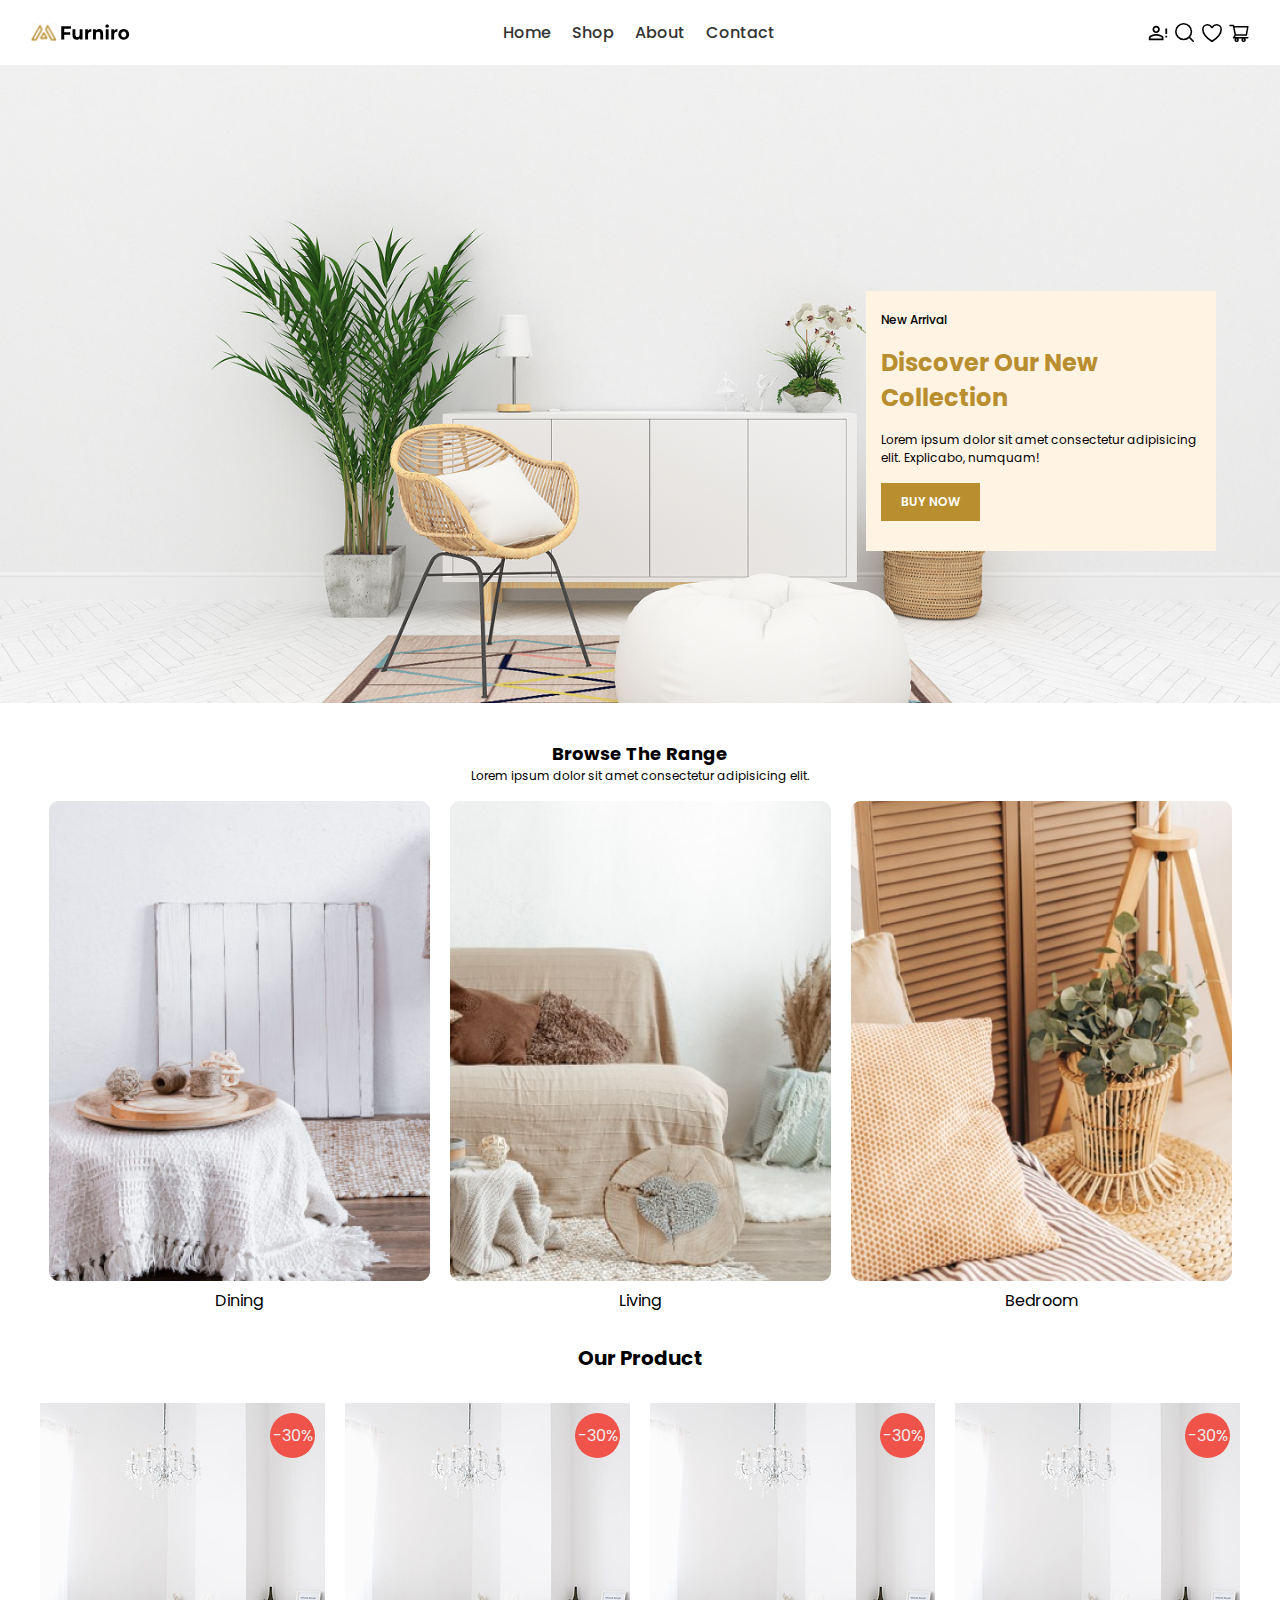
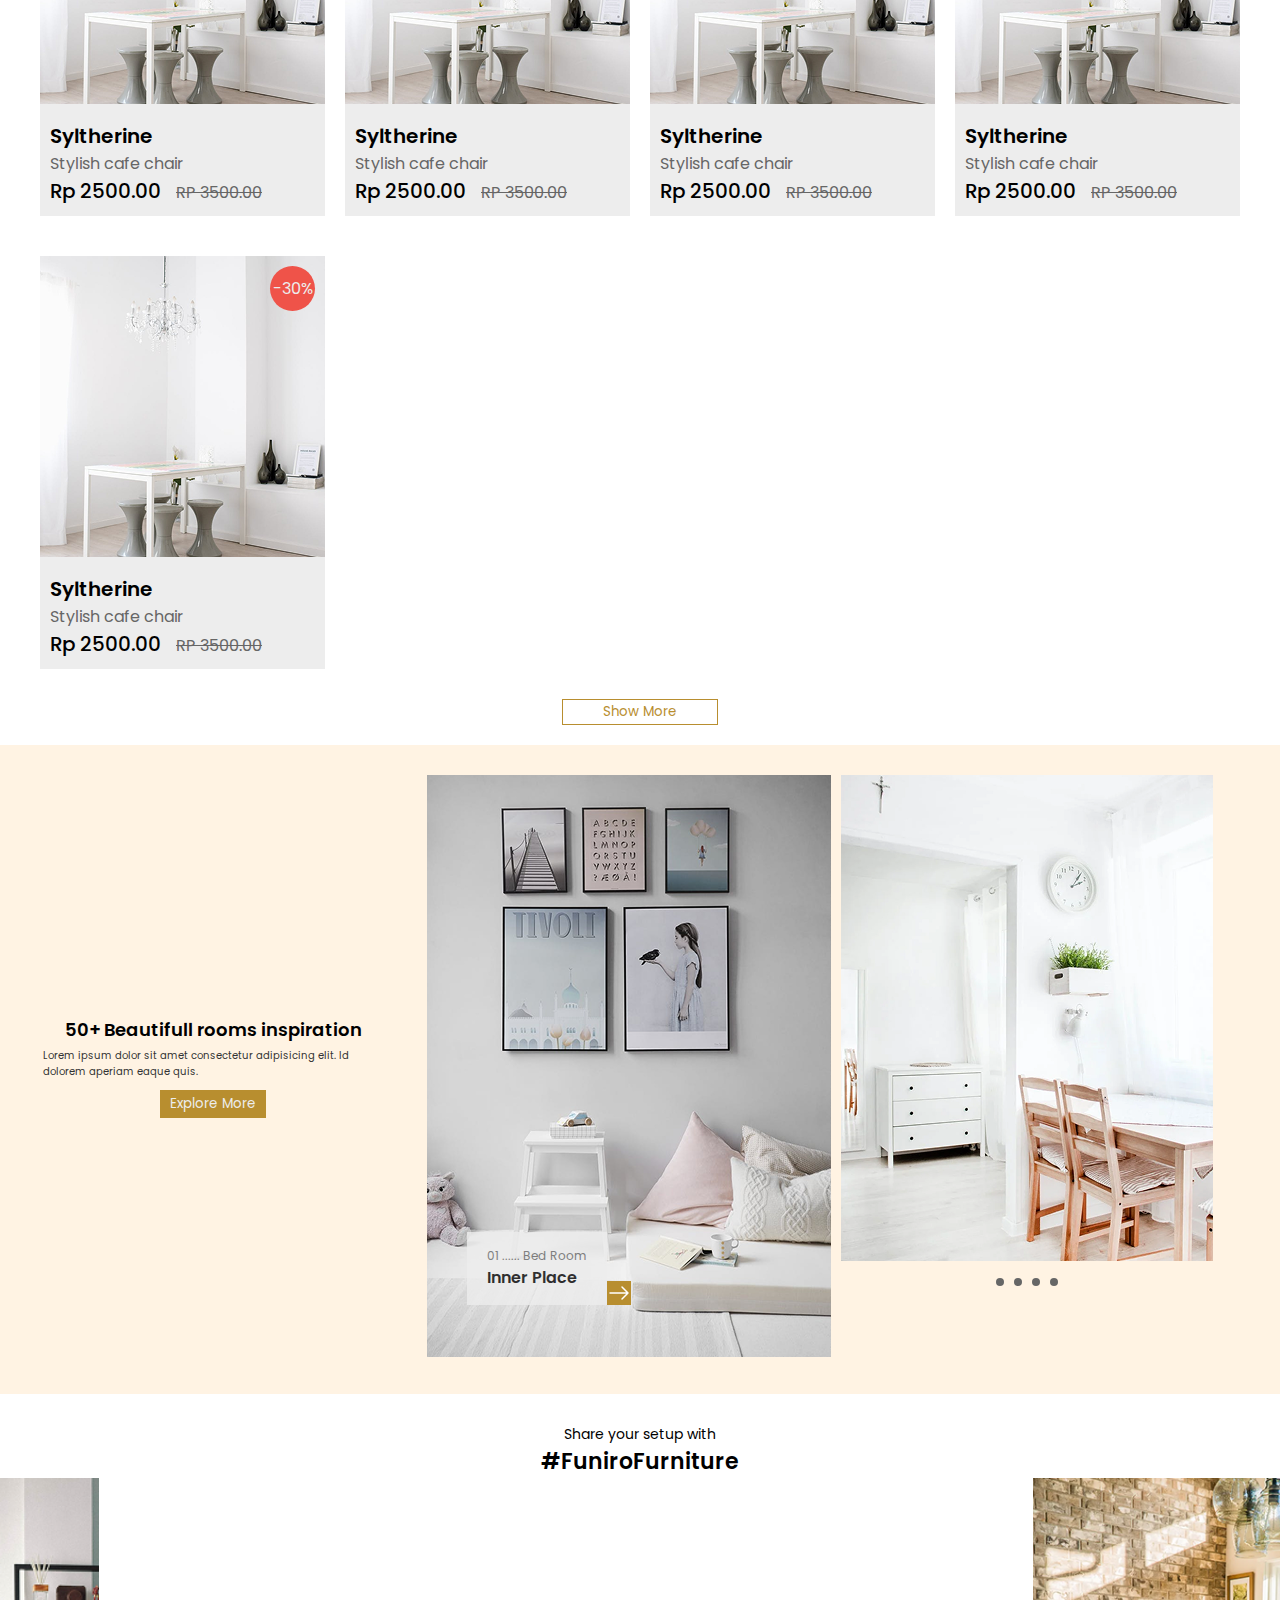
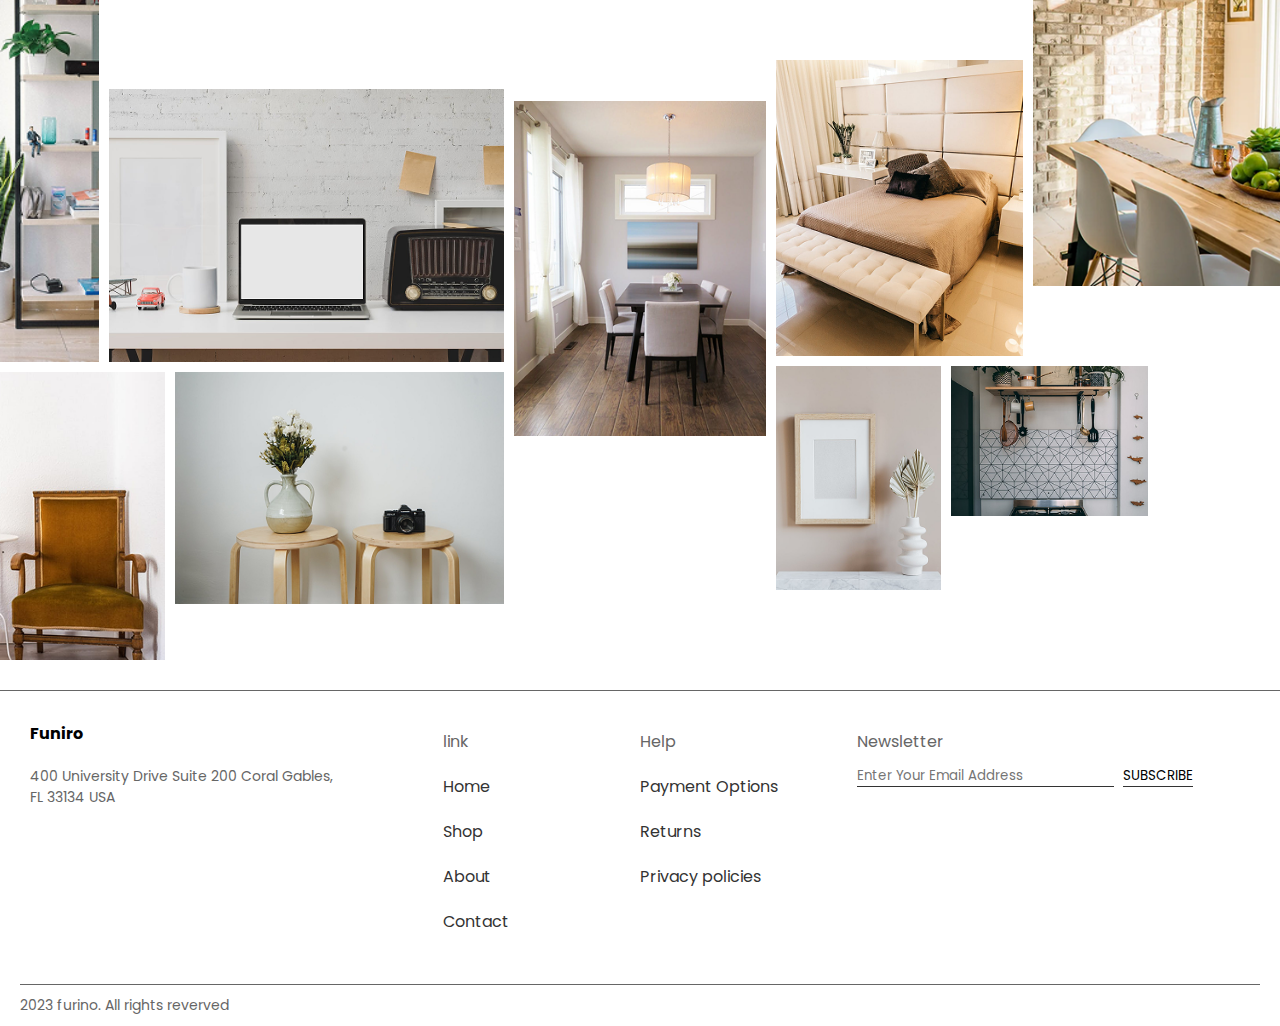
<file: cssProject/index.html>
<!DOCTYPE html>
<html lang="en">
  <head>
    <meta charset="UTF-8" />
    <meta name="viewport" content="width=device-width, initial-scale=1.0" />
    <title>document</title>
    <link rel="stylesheet" href="style.css" />
  </head>
  <body>
    <!-- navbar start -->
    <header>
      <div class="navbar">
        <div class="navbar-logo">
          <a href="/"><img src="./image/icon/logo.svg" alt="logo" /></a>
        </div>
        <div class="navbar-menu">
          <nav>
            <ul class="menu">
              <li class="nav-item"><a class="nav-link" href="#">Home</a></li>
              <li class="nav-item"><a class="nav-link" href="#">Shop</a></li>
              <li class="nav-item"><a class="nav-link" href="#">About</a></li>
              <li class="nav-item">
                <a class="nav-link" href="#">Contact</a>
              </li>
            </ul>
          </nav>
        </div>
        <div class="user-actions">
          <div class="action-icon">
            <img src="./image/icon/profile.svg" alt="profile" />
          </div>
          <div class="action-icon">
            <img src="./image/icon/search.svg" alt="search" />
          </div>
          <div class="action-icon">
            <img src="./image/icon/heart.svg" alt="heart" />
          </div>
          <div class="action-icon">
            <img src="./image/icon/cart.svg" alt="cart" />
          </div>
        </div>
        <div class="hamburger">
          <img src="./image/icon/bar.png" alt="hamburger" />
        </div>
      </div>
    </header>
    <section class="hero-container">
      <div class="">
        <div class="banner-image">
          <img src="./image/hero/banner.png" alt="banner" />
        </div>
        <div class="collection">
          <p class="collection-massage">New Arrival</p>
          <p class="collection-heading">Discover Our New Collection</p>
          <p class="collection-decription">
            Lorem ipsum dolor sit amet consectetur adipisicing elit. Explicabo,
            numquam!
          </p>
          <button class="collection-button">BUY NOW</button>
        </div>
      </div>
    </section>
    <section class="browse-range">
      <div class="range-heading">
        <h2>Browse The Range</h2>
        <p>Lorem ipsum dolor sit amet consectetur adipisicing elit.</p>
      </div>
      <div class="range-content">
        <div class="range">
          <img src="./image/range/dining.png" alt="dining" />
          <p>Dining</p>
        </div>
        <div class="range">
          <img src="./image/range/living.png" alt="living" />
          <p>Living</p>
        </div>
        <div class="range">
          <img src="./image/range/bedroom.png" alt="Bedroom" />
          <p>Bedroom</p>
        </div>
      </div>
    </section>
    <section class="product-container">
      <p class="product-container-heading">Our Product</p>
      <div class="product-cart-area">
        <div class="cart">
          <div class="product-image">
            <img src="./image/product/Images1.png" alt="image" />
          </div>
          <div class="product-description">
            <p class="product-name">Syltherine</p>
            <p class="product-details">Stylish cafe chair</p>
            <p class="product-price">Rp 2500.00 <del>RP 3500.00</del></p>
            <p class="product-discount">-30%</p>
          </div>
          <div class="cart-hover">
            <button class="cart-button">Add to cart</button>
            <div class="product-actions">
              <p><img src="./image/icon/share.svg" alt="" /> Share</p>
              <p><img src="./image/icon/compare.svg" alt="" />Compare</p>
              <p><img src="./image/icon/heartW.svg" alt="" />Like</p>
            </div>
          </div>
        </div>
        <div class="cart">
          <div class="product-image">
            <img src="./image/product/Images1.png" alt="image" />
          </div>
          <div class="product-description">
            <p class="product-name">Syltherine</p>
            <p class="product-details">Stylish cafe chair</p>
            <p class="product-price">Rp 2500.00 <del>RP 3500.00</del></p>
            <p class="product-discount">-30%</p>
          </div>
          <div class="cart-hover">
            <button class="cart-button">Add to cart</button>
            <div class="product-actions">
              <p><img src="./image/icon/share.svg" alt="" /> Share</p>
              <p><img src="./image/icon/compare.svg" alt="" />Compare</p>
              <p><img src="./image/icon/heartW.svg" alt="" />Like</p>
            </div>
          </div>
        </div>
        <div class="cart">
          <div class="product-image">
            <img src="./image/product/Images1.png" alt="image" />
          </div>
          <div class="product-description">
            <p class="product-name">Syltherine</p>
            <p class="product-details">Stylish cafe chair</p>
            <p class="product-price">Rp 2500.00 <del>RP 3500.00</del></p>
            <p class="product-discount">-30%</p>
          </div>
          <div class="cart-hover">
            <button class="cart-button">Add to cart</button>
            <div class="product-actions">
              <p><img src="./image/icon/share.svg" alt="" /> Share</p>
              <p><img src="./image/icon/compare.svg" alt="" />Compare</p>
              <p><img src="./image/icon/heartW.svg" alt="" />Like</p>
            </div>
          </div>
        </div>
        <div class="cart">
          <div class="product-image">
            <img src="./image/product/Images1.png" alt="image" />
          </div>
          <div class="product-description">
            <p class="product-name">Syltherine</p>
            <p class="product-details">Stylish cafe chair</p>
            <p class="product-price">Rp 2500.00 <del>RP 3500.00</del></p>
            <p class="product-discount">-30%</p>
          </div>
          <div class="cart-hover">
            <button class="cart-button">Add to cart</button>
            <div class="product-actions">
              <p><img src="./image/icon/share.svg" alt="" /> Share</p>
              <p><img src="./image/icon/compare.svg" alt="" />Compare</p>
              <p><img src="./image/icon/heartW.svg" alt="" />Like</p>
            </div>
          </div>
        </div>
        <div class="cart">
          <div class="product-image">
            <img src="./image/product/Images1.png" alt="image" />
          </div>
          <div class="product-description">
            <p class="product-name">Syltherine</p>
            <p class="product-details">Stylish cafe chair</p>
            <p class="product-price">Rp 2500.00 <del>RP 3500.00</del></p>
            <p class="product-discount">-30%</p>
          </div>
          <div class="cart-hover">
            <button class="cart-button">Add to cart</button>
            <div class="product-actions">
              <p><img src="./image/icon/share.svg" alt="" /> Share</p>
              <p><img src="./image/icon/compare.svg" alt="" />Compare</p>
              <p><img src="./image/icon/heartW.svg" alt="" />Like</p>
            </div>
          </div>
        </div>
      </div>
      <button class="product-more">Show More</button>
    </section>
    <section class="explore-container">
      <div class="explore-description">
        <p class="exlopre-heading">50+ Beautifull rooms inspiration</p>
        <p class="explore-detail">
          Lorem ipsum dolor sit amet consectetur adipisicing elit. Id dolorem
          aperiam eaque quis.
        </p>
        <button class="exlore-button">Explore More</button>
      </div>
      <div class="explore-room">
        <div class="explore-room-inner">
          <img src="./image/inspiration/bedroom.png" alt="bedroom" />
          <div class="explore-room-inner-action">
            <div class="inner-action-description">
              <p class="inner-action-title">01 ...... Bed Room</p>
              <p class="inner-action-heading">Inner Place</p>
            </div>
            <button class="inner-action-button">
              <img src="./image/icon/arrowR.svg" alt="" />
            </button>
          </div>
        </div>
        <div class="explore-room-image">
          <div class="room-image">
            <img src="./image/inspiration/dining.png" alt="dining" />
          </div>
          <div class="room-image-action">
            <span class="span"></span>
            <span class="span"></span>
            <span class="span"></span>
            <span class="span"></span>
          </div>
        </div>
      </div>
    </section>
    <section class="share-setup">
      <div class="setup-header">
        <p class="setup-title">Share your setup with</p>
        <p class="setup-heading">#FuniroFurniture</p>
      </div>
      <div class="share-setup-image">
        <div class="setup-image-col-one">
          <div class="col-one-row-one">
            <img src="./image/setup/image1.png" alt="" />
            <img src="./image/setup/image2.png" alt="" />
          </div>
          <div class="col-one-row-two">
            <img src="./image/setup/image3.png" alt="" />
            <img src="./image/setup/image4.png" alt="" />
          </div>
        </div>
        <div class="setup-image-col-two">
          <img src="./image/setup/image5.png" alt="" />
        </div>
        <div class="setup-image-col-three">
          <div class="col-three-row-one">
            <img src="./image/setup/image6.png" alt="" />
            <img src="./image/setup/image7.png" alt="" />
          </div>
          <div class="col-three-row-two">
            <img src="./image/setup/image8.png" alt="" />
            <img src="./image/setup/image9.png" alt="" />
          </div>
        </div>
      </div>
    </section>
    <footer>
      <div class="footer-area">
        <div class="company-address">
          <p class="company-name">Funiro</p>
          <p class="company-location">
            400 University Drive Suite 200 Coral Gables, <br />
            FL 33134 USA
          </p>
        </div>
        <div class="footer-link-area">
          <div class="footer-link">
            <ul>
              <li class="footer-heading">link</li>
              <li class="footer-item">
                <a class="footer-link" href="#">Home</a>
              </li>
              <li class="footer-item">
                <a class="footer-link" href="#">Shop</a>
              </li>
              <li class="footer-item">
                <a class="footer-link" href="#">About</a>
              </li>
              <li class="footer-item">
                <a class="footer-link" href="#">Contact</a>
              </li>
            </ul>
          </div>
          <div class="footer-help-service">
            <ul>
              <li class="footer-heading">Help</li>
              <li class="footer-item">
                <a class="footer-link" href="#">Payment Options</a>
              </li>
              <li class="footer-item">
                <a class="footer-link" href="#">Returns</a>
              </li>
              <li class="footer-item">
                <a class="footer-link" href="#">Privacy policies</a>
              </li>
            </ul>
          </div>
        </div>
        <div class="footer-news-letter">
          <p class="footer-heading">Newsletter</p>
          <div class="news-letter-action">
            <input
              type="email"
              name=""
              id=""
              placeholder="Enter Your Email Address"
            />
            <button type="submit">SUBSCRIBE</button>
          </div>
        </div>
      </div>
      <div class="copywrite">2023 furino. All rights reverved</div>
    </footer>
  </body>
</html>
</file>
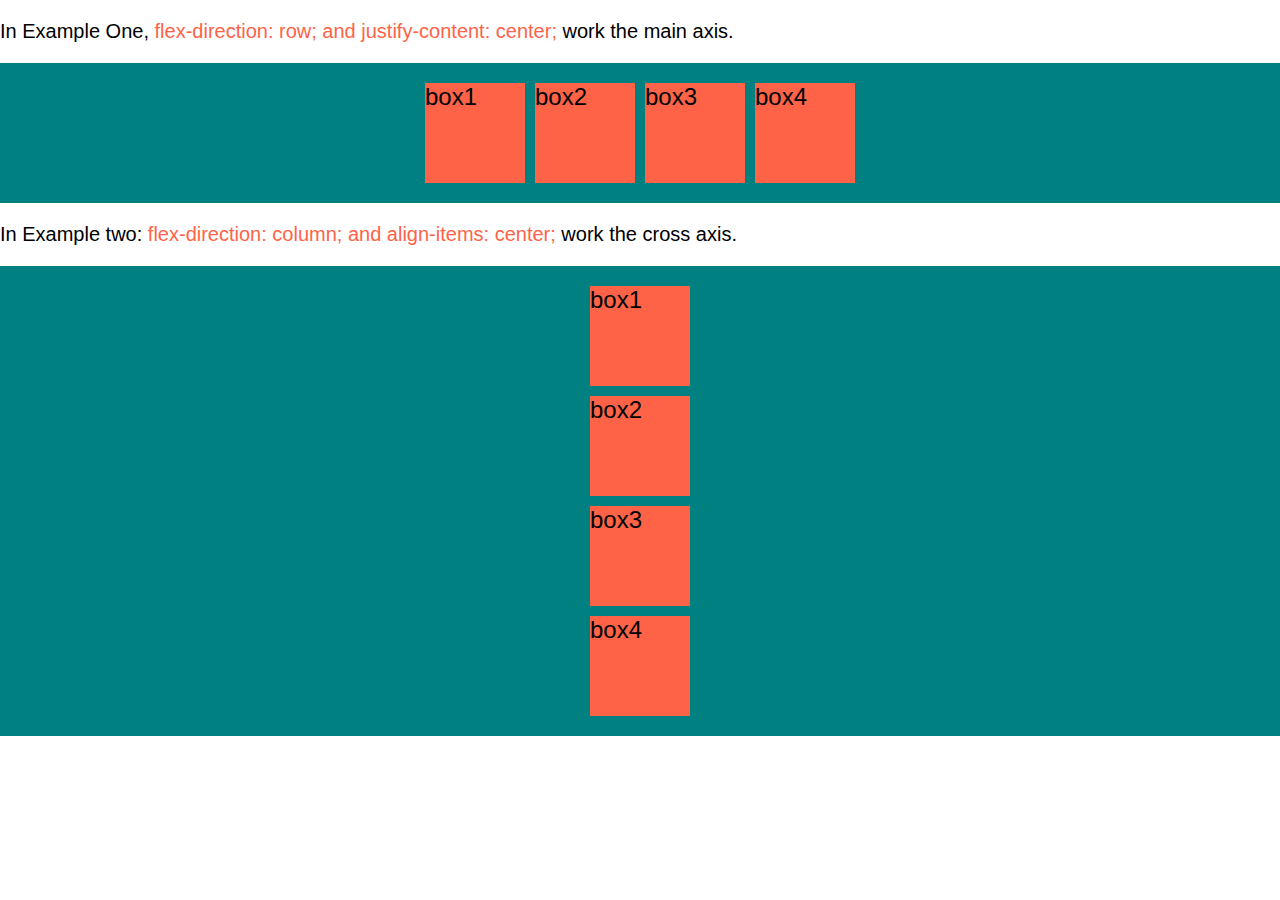
<file: Question1/index.html>
<!DOCTYPE html>
<html lang="en">
  <head>
    <meta charset="UTF-8" />
    <meta name="viewport" content="width=device-width, initial-scale=1.0" />
    <title>Flexbox axis</title>
    <link rel="stylesheet" href="style.css" />
  </head>
  <body>
    <div class="main">
      <!-- ** example one ( main axis )-->
      <p>
        In Example One,
        <span>flex-direction: row; and justify-content: center;</span> work the
        main axis.
      </p>
      <div class="flex-box-example-one">
        <div class="box">box1</div>
        <div class="box">box2</div>
        <div class="box">box3</div>
        <div class="box">box4</div>
      </div>
      <!-- ** example two ( cross axis )-->
      <p>
        In Example two:
        <span> flex-direction: column; and align-items: center;</span> work the
        cross axis.
      </p>
      <div class="flex-box-example-two">
        <div class="box">box1</div>
        <div class="box">box2</div>
        <div class="box">box3</div>
        <div class="box">box4</div>
      </div>
    </div>
  </body>
</html>
</file>
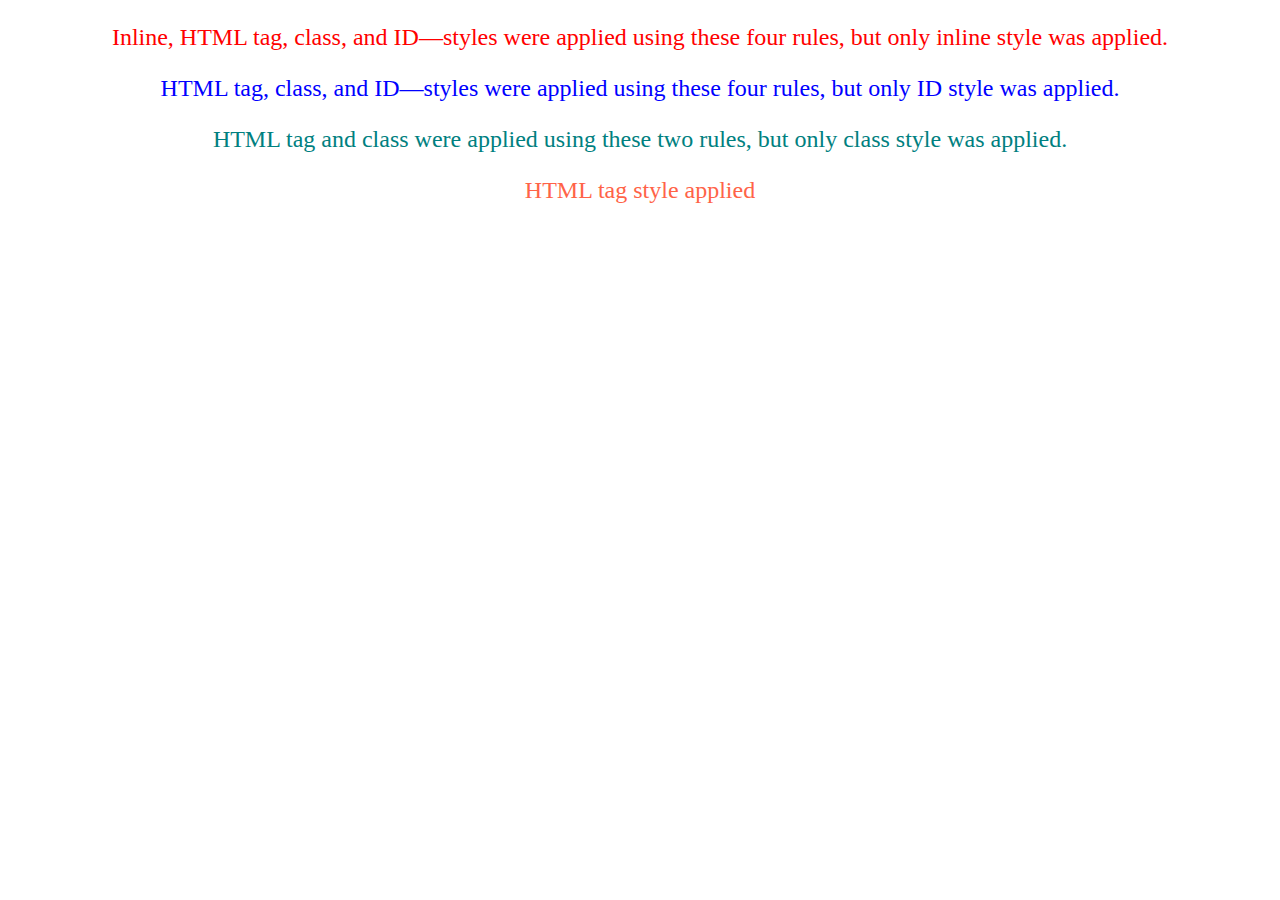
<file: Question4/index.html>
<!DOCTYPE html>
<html lang="en">
<head>
    <meta charset="UTF-8">
    <meta name="viewport" content="width=device-width, initial-scale=1.0">
    <title>CSS Specificity</title>
    <link rel="stylesheet" href="style.css">
</head>
<body>
    <p id="para" class="para" style="color: red; font-size: 24px; text-align: center;">Inline, HTML tag, class, and ID—styles were applied using these four rules, but only inline style was applied.</p>

    <p id="para" class="para">HTML tag, class, and ID—styles were applied using these four rules, but only ID style was applied.</p>
   
    <p class="para">HTML tag and class were applied using these two rules, but only class style was applied.</p>
   
    <p>HTML tag style applied</p>
</body>
</html>
</file>
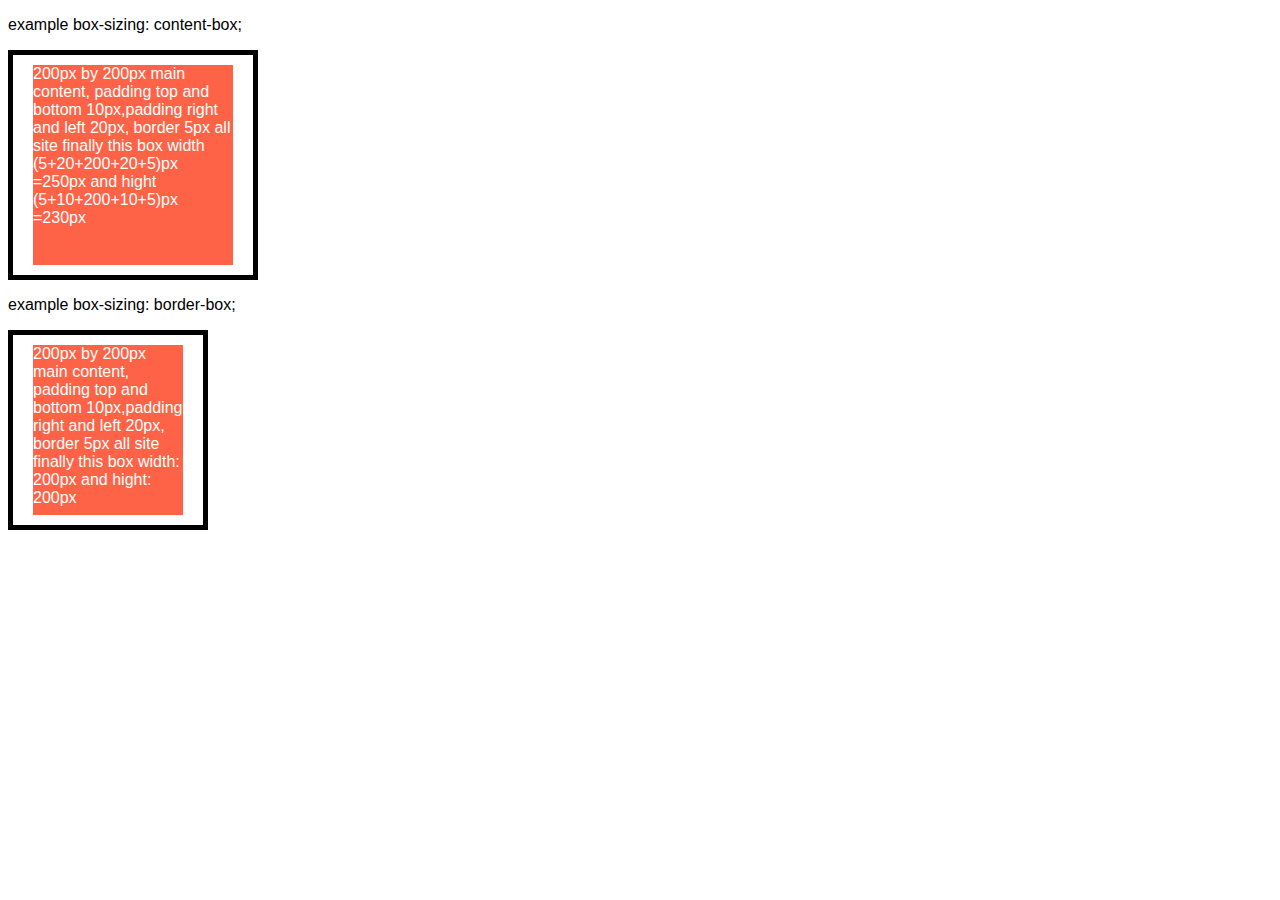
<file: Question5/index.html>
<!DOCTYPE html>
<html lang="en">
  <head>
    <meta charset="UTF-8" />
    <meta name="viewport" content="width=device-width, initial-scale=1.0" />
    <title>css box model</title>
    <link rel="stylesheet" href="style.css" />
  </head>
  <body>
    <div>
      <p>example box-sizing: content-box;</p>
      <div class="box">
        200px by 200px main content, padding top and bottom 10px,padding right
        and left 20px, border 5px all site finally this box width
        (5+20+200+20+5)px =250px and hight (5+10+200+10+5)px =230px
      </div>
      <div>
<div>
      <p>example box-sizing: border-box;</p>
      <div class="box1">
        200px by 200px main content, padding top and bottom 10px,padding right
        and left 20px, border 5px all site finally this box width: 200px and hight: 200px
      </div>
  </div>
  
  </body>
</html>
</file>
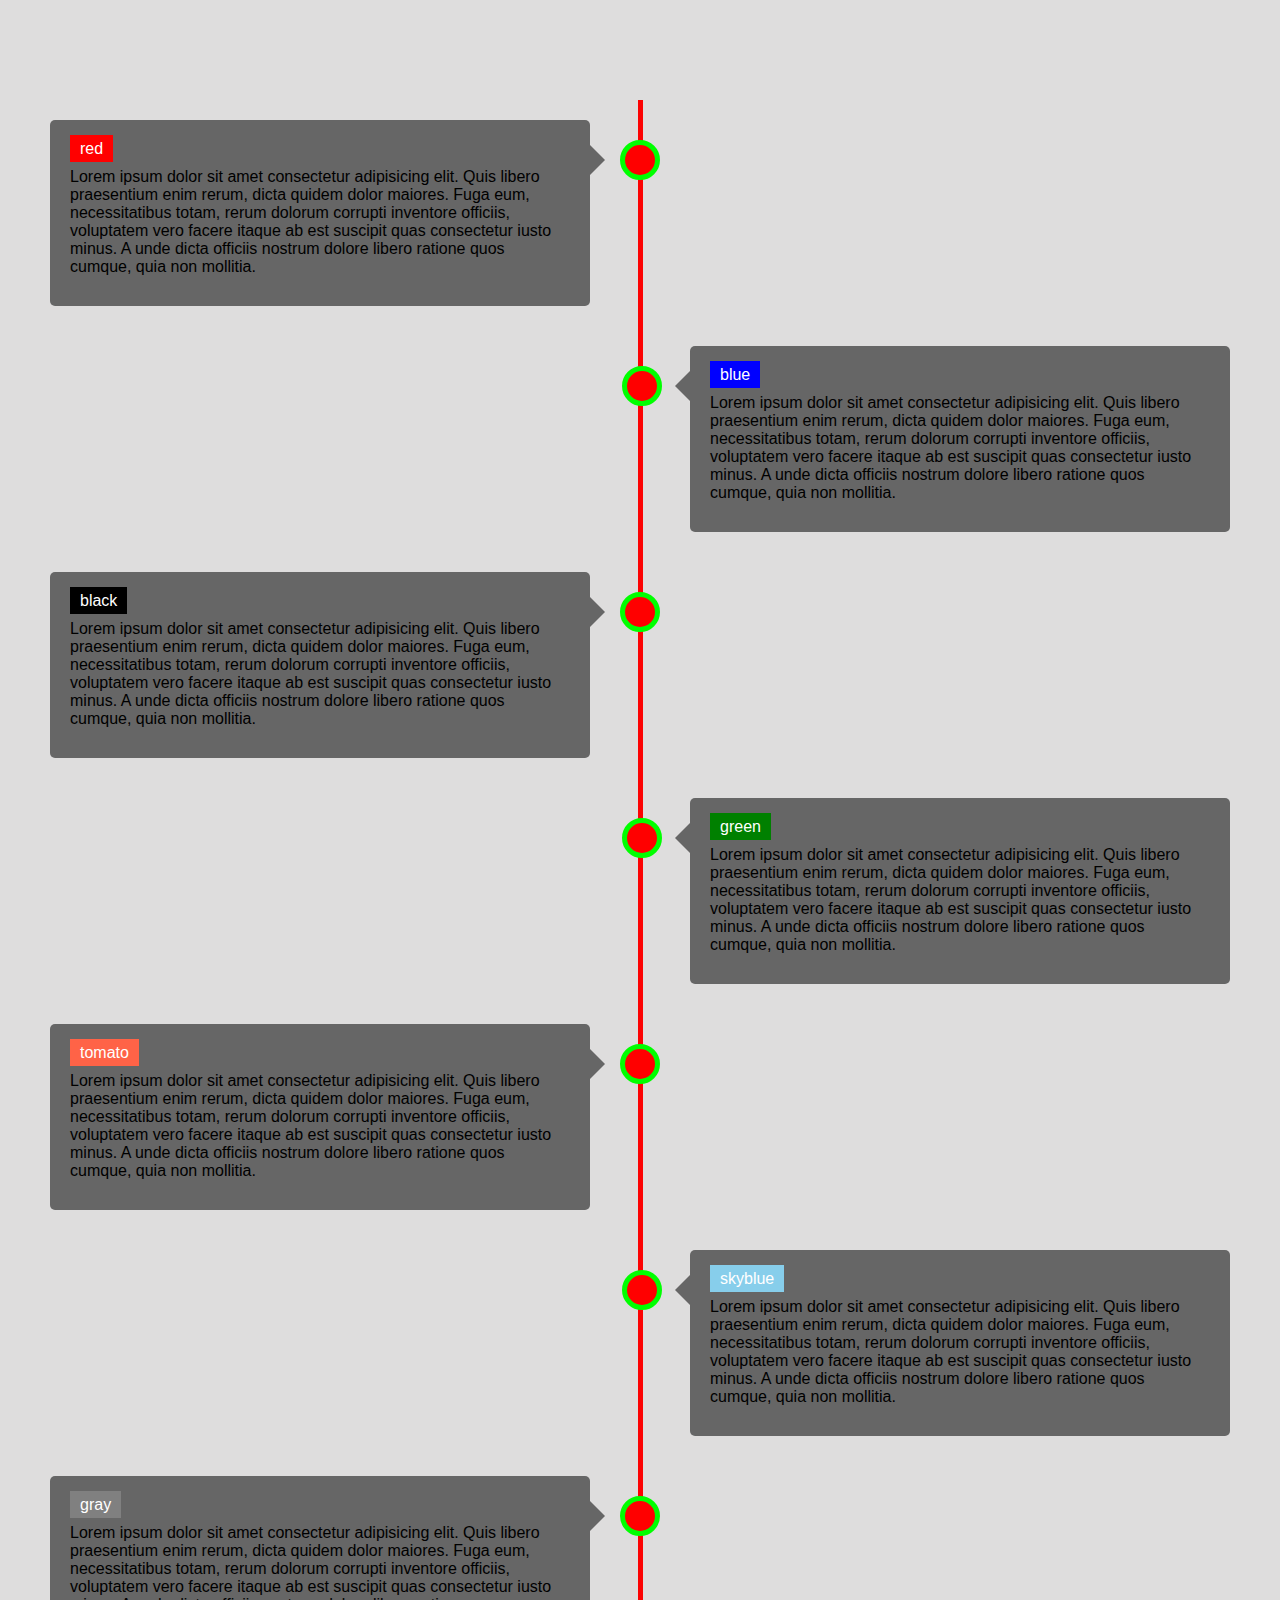
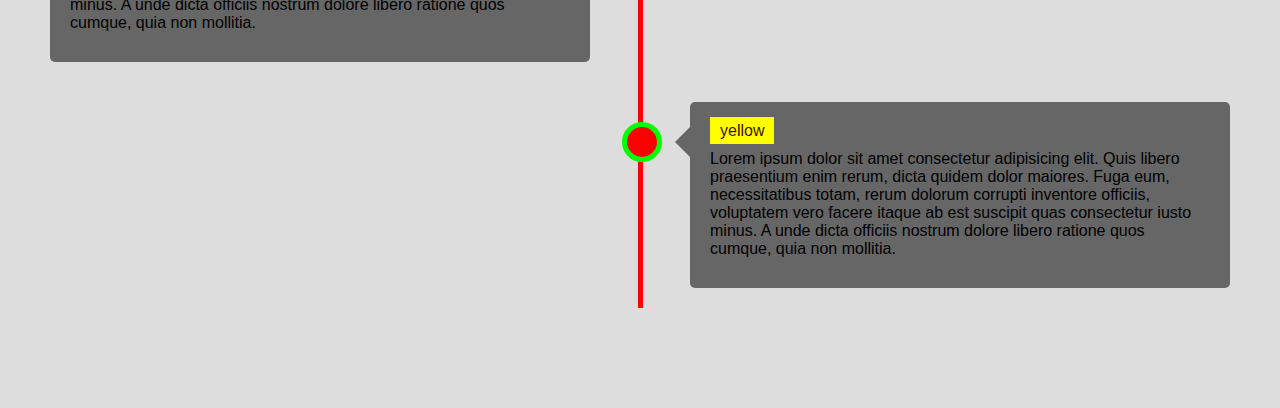
<file: Question6/index.html>
<!DOCTYPE html>
<html lang="en">
<head>
    <meta charset="UTF-8">
    <meta name="viewport" content="width=device-width, initial-scale=1.0">
    <title>css timeline</title>
    <link rel="stylesheet" href="style.css">
</head>
<body>
    <div class="timeline">
        <div class="container container-left">
            <div class="content">
                <span style="color: white; background-color: red; padding: 5px 10px;">red</span>
                <p>Lorem ipsum dolor sit amet consectetur adipisicing elit. Quis libero praesentium enim rerum, dicta quidem dolor maiores. Fuga eum, necessitatibus totam, rerum dolorum corrupti inventore officiis, voluptatem vero facere itaque ab est suscipit quas consectetur iusto minus. A unde dicta officiis nostrum dolore libero ratione quos cumque, quia non mollitia.</p>
            </div>
        </div>
        <div class="container container-right">
            <div class="content">
                <span style="color: white; background-color: blue; padding: 5px 10px;">blue</span>
                <p>Lorem ipsum dolor sit amet consectetur adipisicing elit. Quis libero praesentium enim rerum, dicta quidem dolor maiores. Fuga eum, necessitatibus totam, rerum dolorum corrupti inventore officiis, voluptatem vero facere itaque ab est suscipit quas consectetur iusto minus. A unde dicta officiis nostrum dolore libero ratione quos cumque, quia non mollitia.</p>
            </div>
        </div>
        <div class="container container-left">
            <div class="content">
                <span style="color: white; background-color: black; padding: 5px 10px;">black</span>
                <p>Lorem ipsum dolor sit amet consectetur adipisicing elit. Quis libero praesentium enim rerum, dicta quidem dolor maiores. Fuga eum, necessitatibus totam, rerum dolorum corrupti inventore officiis, voluptatem vero facere itaque ab est suscipit quas consectetur iusto minus. A unde dicta officiis nostrum dolore libero ratione quos cumque, quia non mollitia.</p>
            </div>
        </div>
        <div class="container container-right">
            <div class="content">
                <span style="color: white; background-color: green; padding: 5px 10px;">green</span>
                <p>Lorem ipsum dolor sit amet consectetur adipisicing elit. Quis libero praesentium enim rerum, dicta quidem dolor maiores. Fuga eum, necessitatibus totam, rerum dolorum corrupti inventore officiis, voluptatem vero facere itaque ab est suscipit quas consectetur iusto minus. A unde dicta officiis nostrum dolore libero ratione quos cumque, quia non mollitia.</p>
            </div>
        </div>
        <div class="container container-left">
            <div class="content">
                <span style="color: white; background-color: tomato; padding: 5px 10px;">tomato</span>
                <p>Lorem ipsum dolor sit amet consectetur adipisicing elit. Quis libero praesentium enim rerum, dicta quidem dolor maiores. Fuga eum, necessitatibus totam, rerum dolorum corrupti inventore officiis, voluptatem vero facere itaque ab est suscipit quas consectetur iusto minus. A unde dicta officiis nostrum dolore libero ratione quos cumque, quia non mollitia.</p>
            </div>
        </div>
        <div class="container container-right">
            <div class="content">
                <span style="color: white; background-color: skyblue; padding: 5px 10px;">skyblue</span>
                <p>Lorem ipsum dolor sit amet consectetur adipisicing elit. Quis libero praesentium enim rerum, dicta quidem dolor maiores. Fuga eum, necessitatibus totam, rerum dolorum corrupti inventore officiis, voluptatem vero facere itaque ab est suscipit quas consectetur iusto minus. A unde dicta officiis nostrum dolore libero ratione quos cumque, quia non mollitia.</p>
            </div>
        </div>
        <div class="container container-left">
            <div class="content">
                <span style="color: white; background-color: gray; padding: 5px 10px;">gray</span>
                <p>Lorem ipsum dolor sit amet consectetur adipisicing elit. Quis libero praesentium enim rerum, dicta quidem dolor maiores. Fuga eum, necessitatibus totam, rerum dolorum corrupti inventore officiis, voluptatem vero facere itaque ab est suscipit quas consectetur iusto minus. A unde dicta officiis nostrum dolore libero ratione quos cumque, quia non mollitia.</p>
            </div>
        </div>
        <div class="container container-right">
            <div class="content">
                <span style="color: rgb(69, 12, 12); background-color: yellow; padding: 5px 10px;">yellow</span>
                <p>Lorem ipsum dolor sit amet consectetur adipisicing elit. Quis libero praesentium enim rerum, dicta quidem dolor maiores. Fuga eum, necessitatibus totam, rerum dolorum corrupti inventore officiis, voluptatem vero facere itaque ab est suscipit quas consectetur iusto minus. A unde dicta officiis nostrum dolore libero ratione quos cumque, quia non mollitia.</p>
            </div>
        </div>
    </div>
</body>
</html>
</file>
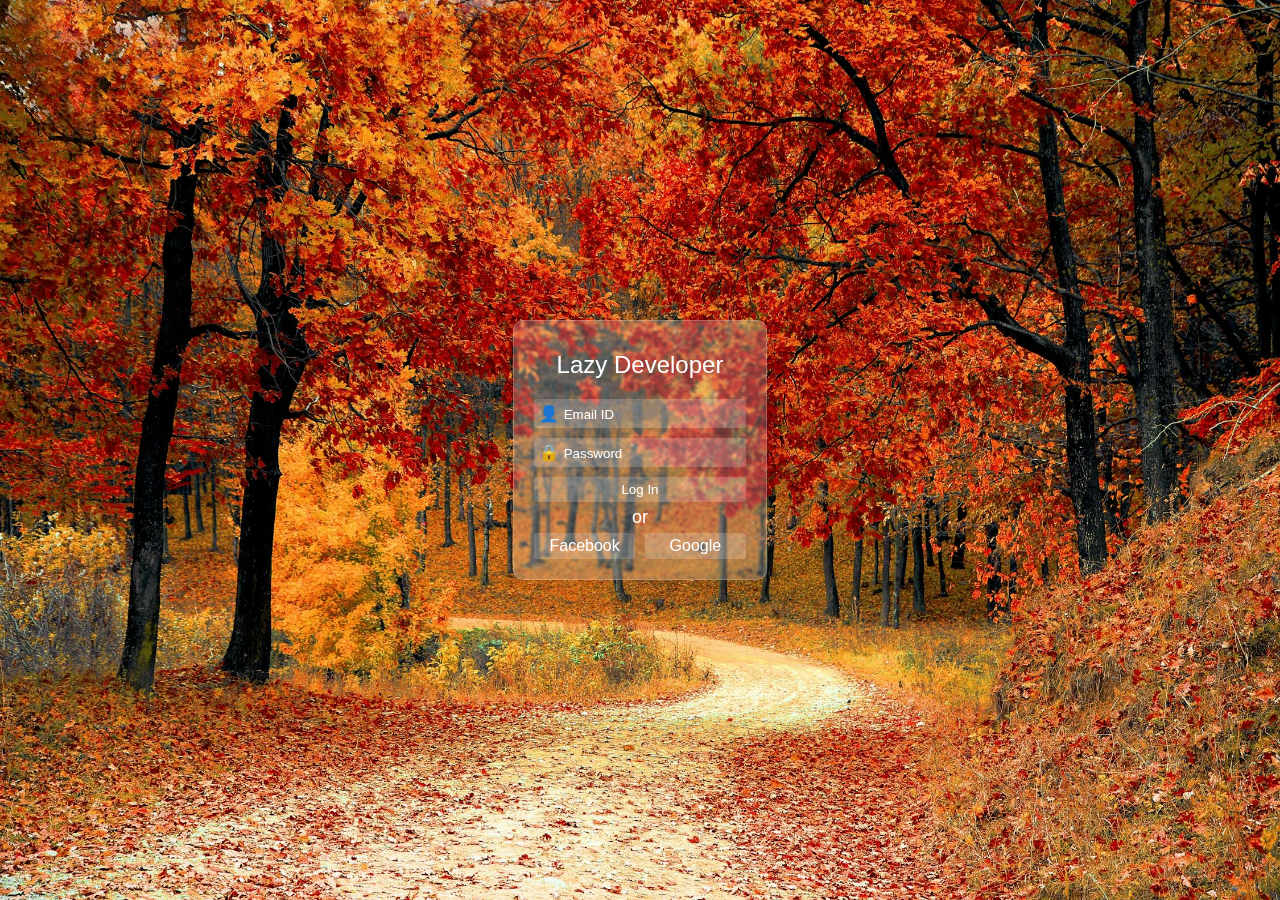
<file: Question7/index.html>
<!DOCTYPE html>
<html lang="en">
<head>
    <meta charset="UTF-8">
    <meta name="viewport" content="width=device-width, initial-scale=1.0">
    <title>CSS Glass Effect</title>
    <link rel="stylesheet" href="style.css">
</head>
<body>
    <div class="glass-background">
        <div class="center-container">
            <div class="glass-box">
                <form>
                    <p class="title">Lazy Developer</p>
                    <div class="input-group">
                        <label for="email">👤</label>
                        <input type="text" id="email" placeholder="Email ID">
                    </div>
                    <div class="input-group">
                        <label for="password">🔒</label>
                        <input type="password" id="password" placeholder="Password">
                    </div>
                    <button class="btn-login">Log In</button>
                    <p class="separator">or</p>
                    <div class="social-login">
                        <div class="btn-facebook">Facebook</div>
                        <div class="btn-google">Google</div>
                    </div>
                </form>
            </div>
        </div>
    </div>
</body>
</html>
</file>
<file: cssProject/style.css>
@import url("https://fonts.googleapis.com/css2?family=Poppins:ital,wght@0,100;0,200;0,300;0,400;0,500;0,600;0,700;0,800;0,900;1,100;1,200;1,300;1,400;1,500;1,600;1,700;1,800;1,900&display=swap");
:root {
  --Poppins: "Poppins", sans-serif;
  --primary-100: #fff3e3;
  --primary-600: #b88e2f;
  --gray-100: #ededed;
  --gray-200: #666666;
  --gray-600: #333333;
  --red-400: #ef5349;
  --green-400: #118c4e;
}
* {
  margin: 0;
  padding: 0;
  box-sizing: border-box;
  font-family: var(--Poppins);
}
.navbar {
  display: flex;
  justify-content: space-between;
  align-items: center;
  padding: 10px 16px;
}
.navbar-logo {
  img {
    display: flex;
    align-items: center;
    justify-content: center;
    width: 100px;
  }
}
.navbar-menu {
  display: none;
}
.user-actions {
  display: none;
}
.hamburger {
  img {
    width: 24px;
  }
}
.banner-image {
  img {
    width: 100%;
  }
}
.collection {
  background-color: var(--primary-100);
  padding: 20px 15px;
}
.collection-massage {
  font-size: 12px;
  font-weight: 500;
}
.collection-heading {
  font-size: 24px;
  font-weight: 700;
  color: var(--primary-600);
}
.collection-decription {
  font-size: 12px;
}
.collection-button {
  background-color: var(--primary-600);
  border: none;
  color: white;
  padding: 10px 20px;
  margin: 10px 0;
  font-size: 12px;
  font-weight: 600;
}
.browse-range {
  text-align: center;
  padding: 30px 20px;
}
.range-heading {
  padding: 0 0 16px 0;
  h2 {
    font-size: 18px;
    font-weight: 700;
  }
  p {
    font-size: 12px;
  }
}
.range-content {
  padding-top: 50px;
}
.range {
  img {
    width: 100%;
    height: 350px;
  }
}
.product-container-heading {
  text-align: center;
  font-size: 20px;
  font-weight: 700;
}
.product-cart-area {
  display: grid;
  justify-content: center;
  align-items: center;
  padding-top: 40px;
}
.cart {
  background-color: var(--gray-100);
  position: relative;
  margin: 10px 0;
}
.cart:hover::before {
  background-color: var(--gray-200);
  content: "";
  width: 100%;
  height: 100%;
  position: absolute;
  top: 0;
  left: 0;
  opacity: 0.7;
}
.product-image {
  img {
    width: 100%;
  }
}
.product-description {
  padding: 10px;
}
.product-name {
  font-weight: 600;
  font-size: 20px;
}
.product-details {
  color: var(--gray-200);
}
.product-price {
  font-weight: 500;
  font-size: 20px;
  del {
    font-weight: 400;
    font-size: 16px;
    color: var(--gray-200);
    padding-left: 10px;
  }
}
.product-discount {
  background-color: var(--red-400);
  width: 45px;
  height: 45px;
  border-radius: 50%;
  display: flex;
  align-items: center;
  justify-content: center;
  font-size: 16px;
  color: var(--gray-100);
  position: absolute;
  top: 10px;
  right: 10px;
}
.cart-hover {
  display: none;
  flex-direction: column;
  justify-content: center;
  align-items: center;
  position: absolute;
  top: 40%;
  left: 11%;
}
.cart-button {
  width: 80%;
  color: var(--primary-600);
  font-weight: 600;
  border: none;
  padding: 10px 0;
  cursor: pointer;
}
.product-actions {
  display: flex;
  gap: 10px;
  padding: 10px 0;
  align-items: center;
  justify-content: center;
  color: var(--gray-100);
  cursor: pointer;
}
.cart:hover .cart-hover {
  display: flex;
}
.product-more {
  display: flex;
  justify-self: center;
  padding: 2px 40px;
  color: var(--primary-600);
  border: var(--primary-600) solid 1px;
  background-color: white;
  margin-bottom: 20px;
}
.explore-container {
  background-color: var(--primary-100);
  padding: 10px 0;
}
.explore-description {
  width: 80%;
  display: flex;
  flex-direction: column;
  justify-content: center;
  align-items: center;
  margin: 0 auto;
  padding: 20px 0px;
}
.explore-description > * + * {
  margin: 5px 0;
}
.exlopre-heading {
  font-size: 18px;
  font-weight: 600;
}
.explore-detail {
  font-size: 10px;
  color: var(--gray-600);
}
.exlore-button {
  background-color: var(--primary-600);
  border: none;
  padding: 4px 10px;
  color: var(--gray-100);
}
.explore-room {
  
}
.explore-room-inner {
  position: relative;
  img {
    width: 100%;
  }
}
.explore-room-inner-action {
  position: absolute;
  display: flex;
  bottom: 10%;
  left: 10%;
}
.inner-action-description {
  background-color: var(--gray-100);
  opacity: 0.8;
  padding: 15px 20px;
}
.inner-action-title {
  font-size: 12px;
  color: var(--gray-200);
}
.inner-action-heading {
  font-weight: 600;
}
.inner-action-button {
  display: flex;
  align-self: self-end;
  background-color: var(--primary-600);
  border: none;
  cursor: pointer;
}
.explore-room-image {
}
.room-image {
  img {
    width: 100%;
    height: 70%;
  }
}
.room-image-action {
  display: flex;
  justify-self: center;
  gap: 10px;
  margin: 10px 0;
}
.span {
  width: 8px;
  height: 8px;
  background-color: var(--gray-200);
  border-radius: 50%;
  position: relative;
}
.span:hover{
  background-color: var(--primary-600);
}
.span:hover::before{
  content: "";
  width: 16px;
  height: 16px;
  background: transparent;
  border: 1px var(--primary-600) solid;
  border-radius: 50%;
  position: absolute;
  top: 50%;
  left: 50%;
  transform: translate(-50%, -50%);
}
.share-setup{
  padding: 30px 0;
}
.setup-header{
  text-align: center;
}
.setup-title{
  font-size: 14px;
}
.setup-heading{
  font-size: 22px;
  font-weight: 600;
}
.share-setup-image{
  display: grid;
  flex-direction: column;
  gap: 10px;
}
.setup-image-col-one{
  display: grid;
  grid-template-rows: auto auto;
  gap: 10px;
}
.col-one-row-one{
  display: grid;
  grid-template-columns: 1fr 4fr;
  gap: 10px;

  img[src="./image/setup/image1.png"]{
    width: 100%;
    align-self: self-end;
  }
  img[src="./image/setup/image2.png"]{
    display: flex;
    align-self: self-end;
    width: 100%;
  }
}
.col-one-row-two{
  display: grid;
  grid-template-columns: 2fr 4fr;
  gap: 10px;
  img[src="./image/setup/image3.png"]{
    width: 100%;
  }
  img[src="./image/setup/image4.png"]{
    width: 100%;
  }
}
.setup-image-col-two{
  display: grid;
  justify-content: center;
  align-items: center;
  img{
    width: 100%;
  }
}
.setup-image-col-three{
  display: grid;
  grid-template-rows: auto auto;
  gap: 10px;
}
.col-three-row-one{
  display: grid;
  grid-template-columns: 1fr 1fr;
  gap: 10px;
  img[src="./image/setup/image6.png"]{
    width: 100%;
    align-self: self-end;
  }
  img[src="./image/setup/image7.png"]{
    width: 100%;
  }
}
.col-three-row-two{
  display: grid;
  grid-template-columns: 1fr 2fr;
  gap: 10px;
  img[src="./image/setup/image8.png"]{
    width: 100%;
  }
  img[src="./image/setup/image9.png"]{
    width: 60%;
  }
}
.footer-area{
  border-top: 1px solid var(--gray-200);
  padding: 30px;
  display: grid;
  grid-template-columns: 1fr;
  grid-template-rows: 1fr 1fr 1fr;
}
.company-name{
  font-weight: 700;
}
.company-location{
  font-size: 14px;
  color: var(--gray-200);
  padding: 20px 0;
}
.footer-link-area{
  display: grid;
  grid-template-columns: 1fr 1fr;
  li{
    list-style: none;
    a{
      text-decoration: none;
      color: var(--gray-600);
    }
  }
}
footer ul > * + * {
  margin: 8px 0;
}

.footer-heading{
  color: var(--gray-200);
  margin: 8px 0;
}
.footer-news-letter{
  margin: auto 0;
}
.news-letter-action{
  input{
    border: none;
    outline: none;
    border-bottom: 1px solid var(--gray-600);
  }
  button{
    border: none;
    background: transparent;
    margin-left: 5px;
    border-bottom: 1px solid var(--gray-600);
    cursor: pointer;
  }
}
.copywrite{
  margin: 0 20px;
  border-top: 1px solid var(--gray-200);
  padding: 10px 0;
  font-size: 14px;
  color: var(--gray-200);
}




@media only screen and (min-width: 600px) {
  .navbar-menu {
    display: flex;
  }
  .menu {
    display: flex;
    gap: 5px;
  }
  .nav-item {
    list-style: none;
  }
  .nav-link {
    text-decoration: none;
    color: var(--gray-600);
    font-weight: 500;
    padding: 5px 8px;
    border-radius: 5px;
  }
  .nav-link:hover {
    background-color: var(--gray-200);

    color: var(--primary-100);
  }
  .nav-link:focus {
    background-color: var(--primary-600);
    color: var(--primary-100);
  }
  .user-actions {
    display: flex;
    gap: 5px;
  }
  .action-icon {
    img {
      width: 22px;
      display: flex;
      justify-content: center;
      align-items: center;
    }
  }
  .hamburger {
    display: none;
  }
  .hero-container {
    position: relative;
  }
  .collection {
    position: absolute;
    top: 20%;
    right: 5%;
    max-width: 300px;
    padding: 15px;
  }
  .browse-range {
    text-align: center;
    padding: 30px 45px;
  }
  .range-content {
    display: flex;
    justify-content: center;
    gap: 10px;
  }
  .range-content {
    padding-top: 0px;
  }
  .range {
    img {
      width: 100%;
      height: auto;
    }
  }
  .product-cart-area {
    display: grid;
    grid-template-columns: auto auto;
    gap: 20px;
    justify-content: center;
    align-items: center;
    padding: 20px 40px;
  }
  .explore-room {
    display: flex;
    gap: 10px;
  }
}

@media only screen and (min-width: 992px) {
  .navbar {
    padding: 20px 30px;
  }
  .collection {
    position: absolute;
    top: 35%;
    right: 5%;
    max-width: 350px;
    padding: 20px 15px;
  }
  .collection > * + * {
    margin-top: 1rem;
  }
  .range-content {
    gap: 20px;
  }
  .product-cart-area {
    grid-template-columns: auto auto auto;
  }
  .explore-container {
    display: grid;
    grid-template-columns: 1fr 2fr;
    padding: 30px 0;
  }
  .share-setup-image{
    display: grid;
    grid-template-columns: 2fr 1fr 2fr;
    gap: 10px;
  }
  .footer-area{

    grid-template-columns: 1fr 1fr 1fr;
    grid-template-rows: 1fr;
    gap: 20px;
  }
  .footer-news-letter{
    margin: 0;
  }
  footer ul > * + * {
    margin: 20px 0;
  }

}
@media only screen and (min-width: 1200px) {
  .product-cart-area {
    grid-template-columns: auto auto auto auto;
  }
}
</file>
<file: Question1/style.css>
body {
  margin: 0;
  padding: 0;
  box-sizing: border-box;
  font-family: sans-serif;
}
p {
  font-size: 20px;
  span {
    color: tomato;
  }
}
.box {
  width: 100px;
  height: 100px;
  background-color: tomato;
  font-size: 24px;
}

/* ** example one css */
.flex-box-example-one {
  display: flex;
  gap: 10px;
  flex-direction: row;
  justify-content: center;
  padding: 20px;
  background-color: teal;
}
/* ** example two css */
.flex-box-example-two {
  display: flex;
  gap: 10px;
  flex-direction: column;
  align-items: center;
  padding: 20px;
  background-color: teal;
  margin: 20px 0;
}
</file>
<file: Question4/style.css>
#para {
  color: blue;
  font-size: 24px;
  text-align: center;
}
.para {
  color: teal;
  font-size: 24px;
  text-align: center;
}
p {
  color: tomato;
  font-size: 24px;
  text-align: center;
}
</file>
<file: Question5/style.css>
*{
    font-family: sans-serif;
   
}

/* example for content-box */
.box{
    width: 200px;
    height: 200px;
    padding: 10px 20px;
    border: 5px solid black;
    box-sizing: content-box;
    background-color: tomato;
    background-clip: content-box;
    color: white;
}
/* example for border-box */
.box1{
    width: 200px;
    height: 200px;
    padding: 10px 20px;
    border: 5px solid black;
    box-sizing: border-box;
    background-color: tomato;
    background-clip: content-box;
    color: white;
}
</file>
<file: Question6/style.css>
* {
  margin: 0;
  padding: 0;
  box-sizing: border-box;
  font-family: sans-serif;
}
body {
  background-color: #dedddd;
}
.timeline {
  position: relative;
  max-width: 1440px;
  margin: 100px auto;
}
.timeline::after {
  content: "";
  width: 5px;
  background-color: #fc0303;
  position: absolute;
  top: 0;
  bottom: 0;
  left: 50%;
  margin-left: -2.5px;
}
.container {
  width: 50%;
  padding: 20px 50px;
  position: relative;
}
.container::after {
  content: "";
  position: absolute;
  width: 30px;
  height: 30px;
  background-color: red;
  border: 5px solid lime;
  border-radius: 50%;
  top: 40px;
  right: -20px;
  z-index: 1;
}
.container-left {
  position: relative;
  left: 0;
}
.container-right {
  position: relative;
  left: 50%;
}
.container-left::before{
    content: "";
    height: 0;
    width: 0;
    position: absolute;
    border: 5px solid black;
    border-width: 15px 0 15px 15px;
    border-color: transparent transparent transparent #666666;
    top: 45px;
    right: 35px;
}
.container-right::before{
    content: "";
    height: 0;
    width: 0;
    position: absolute;
    border: 5px solid black;
    border-width: 15px 15px 15px 0px;
    border-color: transparent #666666 transparent transparent;
    top: 45px;
    left: 35px;
}
.container-right::after {
  left: -18.5px;
}
.content {
  background-color: #666666;
  padding: 20px;
  border-radius: 5px;
  p {
    padding: 10px 0;
  }
}

/* responsive timeline */

@media only screen and (max-width: 600px) {
  .timeline {
    margin: 20px auto;
  }
  .timeline::after {
    left: 10%;
  }
  .container {
    width: 85%;
    padding: 10px 30px;
  }
  .container::after {
    top: 40px;
    left: -32px;
    z-index: 1;
  }
  .container-left {
    left: 12%;
  }
  .container-right {
    left: 12%;
  }
  .container-left::before{
    border-width: 15px 15px 15px 0px;
    border-color: transparent #666666 transparent transparent;
    top: 45px;
    left: 15px;
}
.container-right::before{
    left: 15px;
  }
}
@media only screen and (max-width: 425px) {
  .container::after {
    top: 40px;
    left: -28px;
    z-index: 1;
  }
}
</file>
<file: Question7/style.css>
*{
    margin: 0;
    padding: 0;
    box-sizing: border-box;
    font-family: sans-serif;
}
.glass-background{
    background-image: url(./image/background.jpg);
    background-repeat: no-repeat;
    background-size: 100% 100%;
}
.center-container{
    height: 100vh;
    width: 100vw;
    display: flex;
    justify-content: center;
    align-items: center;
}
.glass-box{
    padding: 20px;
    background: #ffffff33;
    border-radius: 10px;
    box-shadow: 0 4px 30px #0000001a;
    backdrop-filter: blur(1px);
    -webkit-backdrop-filter: blur(0.5px);
    border: 1px solid #ffffff33;
}
form{
    color: white;
}
.title{
    text-align: center;
    font-size: 24px;
    padding: 10px 0;
}
.input-group{
    margin: 10px 0;
    padding: 5px;
    background-color: #ffffff33;
    border-radius: 3px;
    label{
        color: white;
    }
    input{
        background-color: transparent;
        border: none;
        outline: none;
        color: white;

    }
    input::placeholder{
        color: white;
    }
}
.btn-login{
    width: 100%;
    background-color: #ffffff33;
    border: none;
    color: white;
    padding: 5px;
    border-radius: 3px;
    cursor: pointer;
}
.separator{
    text-align: center;
    font-size: 18px;
    padding: 5px 0;
}
.social-login{
    display: flex;
    justify-content: space-around;
    gap: 10px;
}
.btn-facebook{
    background-color: #ffffff33;
    width: 100%;
    text-align: center;
    padding: 4px;
    border-radius: 3px;
    cursor: pointer;
}
.btn-google{
    background-color: #ffffff33;
    width: 100%;
    text-align: center;
    padding: 4px;
    border-radius: 3px;
    cursor: pointer;
}
</file>
